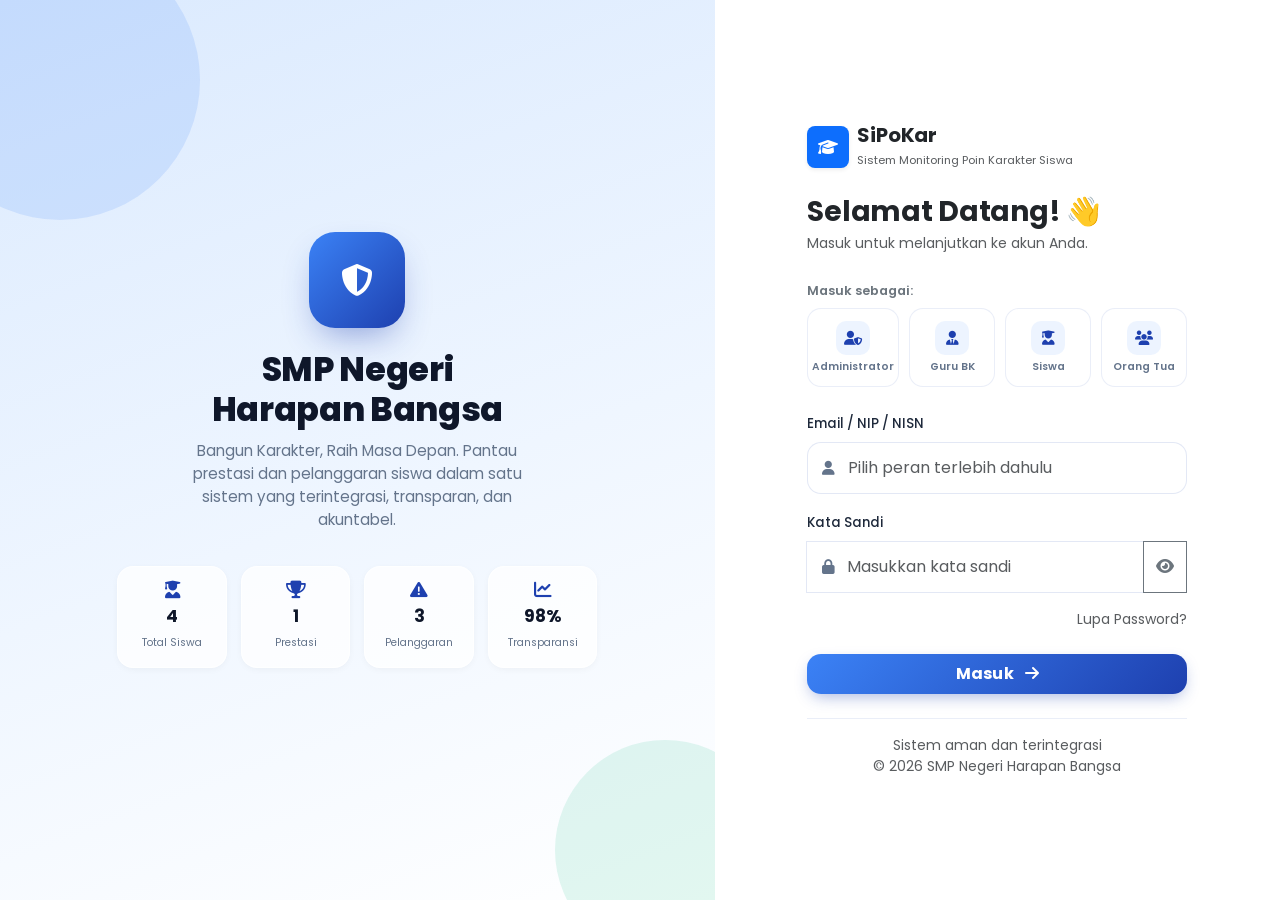
<file: sipokar-app/index.html>
<!DOCTYPE html>
<html>
<head>
    <meta http-equiv="refresh" content="0; url=login.html">
    <title>SiPoKar - Redirecting</title>
</head>
<body>
    <p>Mengalihkan otomatis ke modul gerbang akses utama, silakan tunggu... Jika tidak beralih <a href="login.html">klik di sini</a>.</p>
</body>
</html>
</file>
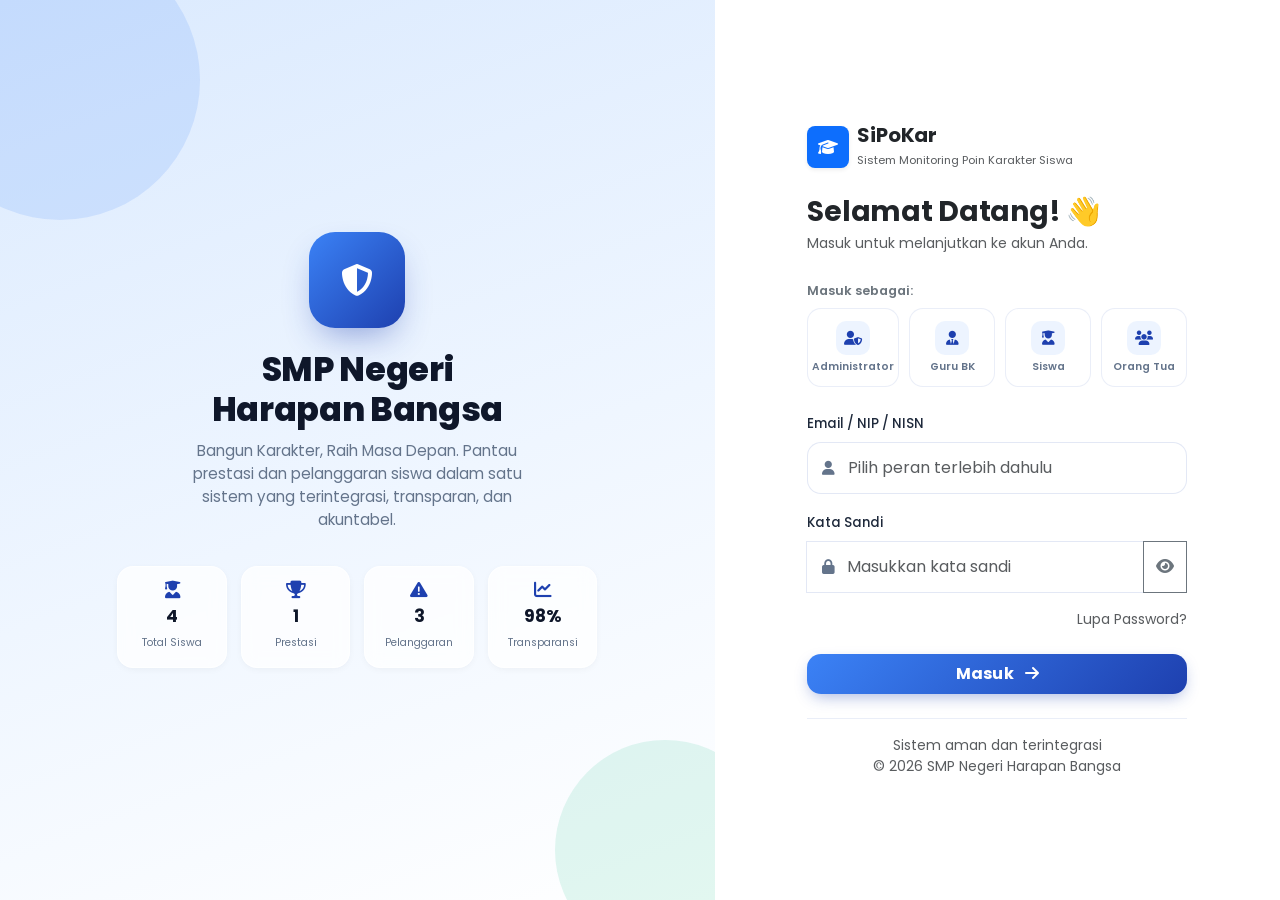
<file: sipokar-app/dashboard-admin.html>
<!DOCTYPE html>
<html lang="id">
<head>
    <meta charset="UTF-8">
    <meta name="viewport" content="width=device-width, initial-scale=1.0">
    <title>SiPoKar - Administrator Hub</title>
    <link href="https://cdn.jsdelivr.net/npm/bootstrap@5.3.0/dist/css/bootstrap.min.css" rel="stylesheet">
    <link rel="stylesheet" href="https://cdnjs.cloudflare.com/ajax/libs/font-awesome/6.4.0/css/all.min.css">
    <link rel="stylesheet" href="assets/css/style.css">
</head>
<body>
    <div class="toast-container" id="toastContainer"></div>

    <div class="d-flex">
        <!-- Sidebar Navigation -->
        <nav id="sidebar">
            <div class="sidebar-header">
                <div class="brand-mark"><i class="fa-solid fa-graduation-cap text-white"></i></div>
                <div>
                    <h4 class="fw-bold mb-0 text-white" style="font-size:1.05rem;">SiPoKar</h4>
                    <small>Administrator Hub</small>
                </div>
            </div>
            <div class="menu-section-label">Menu Utama</div>
            <ul class="list-unstyled components">
                <li class="active" id="nav-dash"><a href="#" onclick="switchAdminTab('dash')"><i class="fa-solid fa-chart-pie"></i> Dashboard</a></li>
            </ul>
            <div class="menu-section-label">Manajemen</div>
            <ul class="list-unstyled components">
                <li id="nav-student"><a href="#" onclick="switchAdminTab('student')"><i class="fa-solid fa-user-graduate"></i> Kelola Siswa</a></li>
                <li id="nav-rule"><a href="#" onclick="switchAdminTab('rule')"><i class="fa-solid fa-gavel"></i> Master Aturan Poin</a></li>
                <li id="nav-user"><a href="#" onclick="switchAdminTab('user')"><i class="fa-solid fa-users-gear"></i> Manajemen User</a></li>
                <li><a href="#" onclick="handleSessionLogout()"><i class="fa-solid fa-right-from-bracket"></i> Keluar Hub</a></li>
            </ul>
            <div class="sidebar-footer">
                <div class="sidebar-school-card">
                    <i class="fa-solid fa-school"></i>
                    <div>
                        <small>Tahun Ajaran 2025/2026</small>
                        <strong>SMP Harapan Bangsa</strong>
                    </div>
                </div>
            </div>
        </nav>

        <!-- Dynamic Content Panel Workspace -->
        <div class="flex-grow-1 p-4 app-main-content" style="max-height: 100vh; overflow-y: auto;">

            <!-- Navbar Header Tracker -->
            <div class="app-navbar d-flex justify-content-between align-items-center mb-4 fade-in-up">
                <div class="d-flex align-items-center gap-3">
                    <button type="button" class="btn btn-light" id="sidebarToggle">
                        <i class="fa-solid fa-bars"></i>
                    </button>
                    <div class="navbar-search d-none d-md-block">
                        <i class="fa-solid fa-magnifying-glass"></i>
                        <input type="text" placeholder="Cari sesuatu...">
                    </div>
                </div>
                <div class="d-flex align-items-center gap-3">
                    <div class="navbar-datetime d-none d-lg-block">
                        <strong id="navbarClock">--:--</strong>
                        <span id="navbarDate">Memuat tanggal...</span>
                    </div>
                    <div class="dropdown">
                        <button class="navbar-icon-btn" type="button" data-bs-toggle="dropdown" aria-expanded="false">
                            <i class="fa-solid fa-bell"></i>
                            <span class="ping-dot"></span>
                        </button>
                        <ul class="dropdown-menu dropdown-menu-end shadow-lg border-0 p-2" style="border-radius:14px; min-width:260px;">
                            <li class="px-2 py-1 small fw-bold text-muted text-uppercase" style="font-size:0.68rem;">Notifikasi Sistem</li>
                            <li><a class="dropdown-item rounded-3 small py-2" href="#">Pantau data terbaru pada tab Kelola Siswa</a></li>
                            <li><a class="dropdown-item rounded-3 small py-2" href="#">Cek rekam kasus pada Ringkasan Eksekutif</a></li>
                        </ul>
                    </div>
                    <div class="dropdown">
                        <div class="navbar-profile" data-bs-toggle="dropdown" aria-expanded="false">
                            <div class="avatar-initial" id="adminAvatarInitial">ZA</div>
                            <div class="profile-meta d-none d-md-block">
                                <strong id="adminGreetingLabel">Selamat Hari</strong>
                                <small>Administrator</small>
                            </div>
                            <i class="fa-solid fa-chevron-down text-muted small d-none d-md-block"></i>
                        </div>
                        <ul class="dropdown-menu dropdown-menu-end shadow-lg border-0 p-2" style="border-radius:14px;">
                            <li><a class="dropdown-item rounded-3 small py-2" href="#" onclick="handleSessionLogout()"><i class="fa-solid fa-right-from-bracket me-2"></i>Keluar Hub</a></li>
                        </ul>
                    </div>
                </div>
            </div>

            <!-- ================= TAB CONTENT: DASHBOARD SUMMARY ================= -->
            <div id="tab-dash" class="admin-panel-tab fade-in-up">
                <h3 class="fw-bold text-dark mb-4">Ringkasan Eksekutif Sistem</h3>
                <div class="row g-3 mb-4">
                    <div class="col-md-3">
                        <div class="card card-custom stat-accent p-3 bg-white text-dark fade-in-up">
                            <div class="d-flex justify-content-between align-items-start">
                                <div>
                                    <small class="text-muted text-uppercase fw-bold">Total Siswa Terdaftar</small>
                                    <h2 class="fw-bold text-primary mt-2 mb-0" id="stat-total-students">0</h2>
                                </div>
                                <div class="stat-icon-badge bg-soft-primary"><i class="fa-solid fa-user-graduate"></i></div>
                            </div>
                        </div>
                    </div>
                    <div class="col-md-3">
                        <div class="card card-custom stat-accent accent-success p-3 bg-white text-dark fade-in-up">
                            <div class="d-flex justify-content-between align-items-start">
                                <div>
                                    <small class="text-muted text-uppercase fw-bold">Butir Regulasi Poin</small>
                                    <h2 class="fw-bold text-success mt-2 mb-0" id="stat-total-rules">0</h2>
                                </div>
                                <div class="stat-icon-badge bg-soft-success"><i class="fa-solid fa-gavel"></i></div>
                            </div>
                        </div>
                    </div>
                    <div class="col-md-3">
                        <div class="card card-custom stat-accent accent-info p-3 bg-white text-dark fade-in-up">
                            <div class="d-flex justify-content-between align-items-start">
                                <div>
                                    <small class="text-muted text-uppercase fw-bold">Pengguna Aktif Sistem</small>
                                    <h2 class="fw-bold text-info mt-2 mb-0" id="stat-total-users">0</h2>
                                </div>
                                <div class="stat-icon-badge bg-soft-info"><i class="fa-solid fa-users-gear"></i></div>
                            </div>
                        </div>
                    </div>
                    <div class="col-md-3">
                        <div class="card card-custom stat-accent accent-danger p-3 bg-white text-dark fade-in-up">
                            <div class="d-flex justify-content-between align-items-start">
                                <div>
                                    <small class="text-muted text-uppercase fw-bold">Total Rekam Kasus</small>
                                    <h2 class="fw-bold text-danger mt-2 mb-0" id="stat-total-records">0</h2>
                                </div>
                                <div class="stat-icon-badge bg-soft-danger"><i class="fa-solid fa-folder-open"></i></div>
                            </div>
                        </div>
                    </div>
                </div>

                <!-- Live Monitoring Dynamic Activity Logger -->
                <div class="card card-custom p-4">
                    <h5 class="fw-bold text-dark mb-3"><i class="fa-solid fa-wave-square me-2 text-primary"></i>Log Aktivitas Pencatatan Terakhir</h5>
                    <div class="table-responsive">
                        <table class="table align-middle">
                            <thead class="table-light">
                                <tr>
                                    <th>Waktu Kejadian</th>
                                    <th>Siswa</th>
                                    <th>Kategori</th>
                                    <th>Deskripsi Pelanggaran / Prestasi</th>
                                    <th>Nilai</th>
                                    <th>Petugas Input</th>
                                </tr>
                            </thead>
                            <tbody id="adminLiveLogBody"></tbody>
                        </table>
                    </div>
                </div>
            </div>

            <!-- ================= TAB CONTENT: KELOLA SISWA (CRUD) ================= -->
            <div id="tab-student" class="admin-panel-tab fade-in-up" style="display: none;">
                <div class="d-flex justify-content-between align-items-center mb-3">
                    <h4 class="fw-bold text-dark mb-0"><i class="fa-solid fa-user-graduate me-2 text-primary"></i>Registrasi Peserta Didik</h4>
                    <button class="btn btn-primary btn-sm fw-semibold" onclick="launchStudentModal()"><i class="fa-solid fa-plus me-1"></i> Tambah Siswa Baru</button>
                </div>

                <div class="card card-custom p-3 mb-3">
                    <div class="row g-2">
                        <div class="col-md-8">
                            <input type="text" id="searchStudentInput" class="form-control" placeholder="Cari nama siswa atau NISN secara real-time..." onkeyup="renderStudentCRUDTable()">
                        </div>
                        <div class="col-md-4">
                            <select id="filterClassSelect" class="form-select" onchange="renderStudentCRUDTable()">
                                <option value="">Semua Kelas</option>
                                <option value="VII-A">Kelas VII-A</option>
                                <option value="VIII-A">Kelas VIII-A</option>
                                <option value="IX-A">Kelas IX-A</option>
                                <option value="IX-B">Kelas IX-B</option>
                            </select>
                        </div>
                    </div>
                </div>

                <div class="card card-custom p-3">
                    <div class="table-responsive">
                        <table class="table table-hover align-middle">
                            <thead class="table-light">
                                <tr>
                                    <th>NISN</th>
                                    <th>Nama Lengkap</th>
                                    <th>Rombel Kelas</th>
                                    <th>Akumulasi Skor</th>
                                    <th>Status Karakter</th>
                                    <th class="text-center">Aksi Operasional</th>
                                </tr>
                            </thead>
                            <tbody id="studentCRUDTableBody"></tbody>
                        </table>
                    </div>
                </div>
            </div>

            <!-- ================= TAB CONTENT: MASTER ATURAN POIN ================= -->
            <div id="tab-rule" class="admin-panel-tab fade-in-up" style="display: none;">
                <div class="d-flex justify-content-between align-items-center mb-3">
                    <h4 class="fw-bold text-dark mb-0"><i class="fa-solid fa-gavel me-2 text-success"></i>Konfigurasi Aturan Poin Pelanggaran & Prestasi</h4>
                    <button class="btn btn-success btn-sm fw-semibold" onclick="launchRuleModal()"><i class="fa-solid fa-plus me-1"></i> Tambah Butir Aturan</button>
                </div>
                <div class="card card-custom p-3">
                    <div class="table-responsive">
                        <table class="table table-hover align-middle">
                            <thead class="table-light">
                                <tr>
                                    <th>Kode ID</th>
                                    <th>Tipe Dokumen</th>
                                    <th>Deskripsi Butir Peraturan</th>
                                    <th>Bobot Poin</th>
                                    <th class="text-center">Aksi</th>
                                </tr>
                            </thead>
                            <tbody id="ruleCRUDTableBody"></tbody>
                        </table>
                    </div>
                </div>
            </div>

            <!-- ================= TAB CONTENT: MANAJEMEN USER ================= -->
            <div id="tab-user" class="admin-panel-tab fade-in-up" style="display: none;">
                <div class="d-flex justify-content-between align-items-center mb-3">
                    <h4 class="fw-bold text-dark mb-0"><i class="fa-solid fa-users-gear me-2 text-info"></i>Manajemen Hak Akses Pengguna</h4>
                    <button class="btn btn-info text-white btn-sm fw-semibold" onclick="launchUserModal()"><i class="fa-solid fa-plus me-1"></i> Daftarkan User Baru</button>
                </div>
                <div class="card card-custom p-3">
                    <div class="table-responsive">
                        <table class="table table-hover align-middle">
                            <thead class="table-light">
                                <tr>
                                    <th>Nama Pengguna</th>
                                    <th>Username / NISN</th>
                                    <th>Hak Akses Peran</th>
                                    <th>Kata Sandi Terdaftar</th>
                                    <th class="text-center">Aksi</th>
                                </tr>
                            </thead>
                            <tbody id="userCRUDTableBody"></tbody>
                        </table>
                    </div>
                </div>
            </div>

        </div>
    </div>

    <!-- ================= MODAL DIALOGS ENGINE AREA ================= -->
    <!-- Modal Student Form -->
    <div class="modal fade" id="studentFormModal" tabindex="-1" aria-hidden="true">
        <div class="modal-dialog modal-dialog-centered">
            <form class="modal-content" id="coreStudentForm" onsubmit="saveStudentEntity(event)" novalidate>
                <div class="modal-header">
                    <h5 class="fw-bold modal-title" id="studentModalTitle">Tambah Data Siswa</h5>
                    <button type="button" class="btn-close" data-bs-dismiss="modal"></button>
                </div>
                <div class="modal-body">
                    <input type="hidden" id="editStudentFlag">
                    <div class="mb-3">
                        <label class="form-label fw-medium">Nomor Induk Siswa Nasional (NISN)</label>
                        <input type="text" id="modalStudentNisn" class="form-control" required pattern="^[0-9]{10}$" placeholder="Contoh: 0098765431">
                        <div class="invalid-feedback">Wajib diisi berupa angka 10 digit.</div>
                    </div>
                    <div class="mb-3">
                        <label class="form-label fw-medium">Nama Lengkap Siswa</label>
                        <input type="text" id="modalStudentName" class="form-control" required placeholder="Ketik nama lengkap siswa">
                    </div>
                    <div class="mb-3">
                        <label class="form-label fw-medium">Rombongan Belajar (Kelas)</label>
                        <select id="modalStudentClass" class="form-select" required>
                            <option value="VII-A">VII-A</option>
                            <option value="VIII-A">VIII-A</option>
                            <option value="IX-A">IX-A</option>
                            <option value="IX-B">IX-B</option>
                        </select>
                    </div>
                </div>
                <div class="modal-footer">
                    <button type="button" class="btn btn-light" data-bs-dismiss="modal">Tutup</button>
                    <button type="submit" class="btn btn-primary px-4">Simpan Data</button>
                </div>
            </form>
        </div>
    </div>

    <!-- Modal Rule Form -->
    <div class="modal fade" id="ruleFormModal" tabindex="-1" aria-hidden="true">
        <div class="modal-dialog modal-dialog-centered">
            <form class="modal-content" id="coreRuleForm" onsubmit="saveRuleEntity(event)" novalidate>
                <div class="modal-header">
                    <h5 class="fw-bold modal-title" id="ruleModalTitle">Tambah Butir Peraturan</h5>
                    <button type="button" class="btn-close" data-bs-dismiss="modal"></button>
                </div>
                <div class="modal-body">
                    <input type="hidden" id="editRuleFlag">
                    <div class="mb-3">
                        <label class="form-label fw-medium">Kode Aturan</label>
                        <input type="text" id="modalRuleId" class="form-control" required placeholder="Contoh: P005 / L008">
                    </div>
                    <div class="mb-3">
                        <label class="form-label fw-medium">Kategori Aturan</label>
                        <select id="modalRuleType" class="form-select" required>
                            <option value="prestasi">Prestasi (Penambahan Poin)</option>
                            <option value="pelanggaran">Pelanggaran (Pengurangan Poin)</option>
                        </select>
                    </div>
                    <div class="mb-3">
                        <label class="form-label fw-medium">Deskripsi Butir Aturan</label>
                        <input type="text" id="modalRuleName" class="form-control" required placeholder="Ketik isi bunyi peraturan">
                    </div>
                    <div class="mb-3">
                        <label class="form-label fw-medium">Bobot Poin</label>
                        <input type="number" id="modalRulePoints" class="form-control" required min="1" placeholder="Contoh: 15">
                    </div>
                </div>
                <div class="modal-footer">
                    <button type="button" class="btn btn-light" data-bs-dismiss="modal">Tutup</button>
                    <button type="submit" class="btn btn-success px-4">Simpan Aturan</button>
                </div>
            </form>
        </div>
    </div>

    <!-- Modal User Form -->
    <div class="modal fade" id="userFormModal" tabindex="-1" aria-hidden="true">
        <div class="modal-dialog modal-dialog-centered">
            <form class="modal-content" id="coreUserForm" onsubmit="saveUserEntity(event)" novalidate>
                <div class="modal-header">
                    <h5 class="fw-bold modal-title" id="userModalTitle">Registrasi Akun Pengguna</h5>
                    <button type="button" class="btn-close" data-bs-dismiss="modal"></button>
                </div>
                <div class="modal-body">
                    <input type="hidden" id="editUserFlag">
                    <div class="mb-3">
                        <label class="form-label fw-medium">Nama Lengkap Pemilik Akun</label>
                        <input type="text" id="modalUserName" class="form-control" required placeholder="Contoh: Budi Gunawan, S.Pd">
                    </div>
                    <div class="mb-3">
                        <label class="form-label fw-medium">Username / Pengenal Masuk</label>
                        <input type="text" id="modalUserIdentifier" class="form-control" required placeholder="Ketik username login">
                    </div>
                    <div class="mb-3">
                        <label class="form-label fw-medium">Hak Peran Otoritas</label>
                        <select id="modalUserRole" class="form-select" required onchange="toggleUserRoleFields()">
                            <option value="admin">Admin Utama</option>
                            <option value="gurubk">Guru Bimbingan Konseling (BK)</option>
                            <option value="siswa">Siswa Terintegrasi</option>
                            <option value="orangtua">Orang Tua / Wali</option>
                        </select>
                    </div>
                    <div class="mb-3" id="userClassField" style="display:none;">
                        <label class="form-label fw-medium">Rombongan Belajar (Kelas)</label>
                        <select id="modalUserClass" class="form-select">
                            <option value="VII-A">VII-A</option>
                            <option value="VIII-A">VIII-A</option>
                            <option value="IX-A">IX-A</option>
                            <option value="IX-B">IX-B</option>
                        </select>
                        <div class="form-text">Otomatis membuat/memperbarui profil poin karakter siswa terkait.</div>
                    </div>
                    <div class="mb-3" id="userChildField" style="display:none;">
                        <label class="form-label fw-medium">Anak yang Diawasi (NISN)</label>
                        <select id="modalUserChildNisn" class="form-select"></select>
                    </div>
                    <div class="mb-3">
                        <label class="form-label fw-medium">Kata Sandi Rahasia</label>
                        <input type="text" id="modalUserPassword" class="form-control" required placeholder="Ketik password sandi akun">
                    </div>
                </div>
                <div class="modal-footer">
                    <button type="button" class="btn btn-light" data-bs-dismiss="modal">Tutup</button>
                    <button type="submit" class="btn btn-info text-white px-4">Simpan Akun</button>
                </div>
            </form>
        </div>
    </div>

    <script src="https://cdn.jsdelivr.net/npm/bootstrap@5.3.0/dist/js/bootstrap.bundle.min.js"></script>
    <script src="assets/js/db.js"></script>
    <script src="assets/js/main.js"></script>
    <script>
        document.addEventListener('DOMContentLoaded', () => {
            const session = JSON.parse(localStorage.getItem('sipokar_session'));
            if (!session || session.role !== 'admin') {
                window.location.href = 'login.html';
                return;
            }
            document.getElementById('adminGreetingLabel').innerText = `${getTimeGreeting()}, ${session.name}`;
            document.getElementById('adminAvatarInitial').innerText = session.initial;
            
            refreshDashboardMetrics();
            renderLiveLogTable();
        });

        function switchAdminTab(target) {
            document.querySelectorAll('.admin-panel-tab').forEach(tab => tab.style.display = 'none');
            document.querySelectorAll('#sidebar ul.components li').forEach(li => li.classList.remove('active'));
            
            document.getElementById(`tab-${target}`).style.display = 'block';
            document.getElementById(`nav-${target}`).classList.add('active');

            if (target === 'dash') { refreshDashboardMetrics(); renderLiveLogTable(); }
            else if (target === 'student') { renderStudentCRUDTable(); }
            else if (target === 'rule') { renderRuleCRUDTable(); }
            else if (target === 'user') { renderUserCRUDTable(); }
        }

        function refreshDashboardMetrics() {
            const s = JSON.parse(localStorage.getItem('sipokar_students')) || [];
            const r = JSON.parse(localStorage.getItem('sipokar_rules')) || [];
            const u = JSON.parse(localStorage.getItem('sipokar_users')) || [];
            const rec = JSON.parse(localStorage.getItem('sipokar_records')) || [];

            document.getElementById('stat-total-students').innerText = s.length;
            document.getElementById('stat-total-rules').innerText = r.length;
            document.getElementById('stat-total-users').innerText = u.length;
            document.getElementById('stat-total-records').innerText = rec.length;
        }

        function renderLiveLogTable() {
            const records = JSON.parse(localStorage.getItem('sipokar_records')) || [];
            const students = JSON.parse(localStorage.getItem('sipokar_students')) || [];
            const tbody = document.getElementById('adminLiveLogBody');
            
            tbody.innerHTML = records.slice(-5).reverse().map(rec => {
                const stu = students.find(s => s.nisn === rec.nisn);
                return `<tr>
                    <td class="fw-medium">${rec.date}</td>
                    <td><div class="fw-bold">${stu ? stu.name : 'Data Terhapus'}</div><small class="text-muted">NISN: ${rec.nisn}</small></td>
                    <td><span class="badge ${rec.type === 'prestasi' ? 'bg-success' : 'bg-danger'}">${rec.type.toUpperCase()}</span></td>
                    <td><div class="fw-medium">${rec.ruleName}</div><small class="text-muted">${rec.note}</small></td>
                    <td class="fw-bold ${rec.type === 'prestasi' ? 'text-success' : 'text-danger'}">${rec.type === 'prestasi' ? '+' : '-'}${rec.points}</td>
                    <td><small class="text-secondary">${rec.inputBy}</small></td>
                </tr>`;
            }).join('');
        }

        // ================= CRUD ENGINES: SISWA =================
        function renderStudentCRUDTable() {
            const students = JSON.parse(localStorage.getItem('sipokar_students')) || [];
            const search = document.getElementById('searchStudentInput').value.toLowerCase();
            const classFilter = document.getElementById('filterClassSelect').value;
            const tbody = document.getElementById('studentCRUDTableBody');

            let filtered = students.filter(s => {
                const matchSearch = s.name.toLowerCase().includes(search) || s.nisn.includes(search);
                const matchClass = classFilter === '' || s.class === classFilter;
                return matchSearch && matchClass;
            });

            tbody.innerHTML = filtered.map(s => `
                <tr>
                    <td class="fw-medium">${s.nisn}</td>
                    <td class="fw-bold text-dark">${s.name}</td>
                    <td><span class="badge bg-light text-dark border px-2 py-1.5">${s.class}</span></td>
                    <td class="fw-bold text-primary">${s.points} Poin</td>
                    <td><span class="badge ${getStatusBadgeClass(s.status)}">${s.status}</span></td>
                    <td class="text-center">
                        <button class="btn btn-sm btn-outline-secondary me-1" onclick="loadEditStudent('${s.nisn}')"><i class="fa-solid fa-user-pen"></i></button>
                        <button class="btn btn-sm btn-outline-danger" onclick="deleteStudentEntity('${s.nisn}')"><i class="fa-solid fa-trash-can"></i></button>
                    </td>
                </tr>
            `).join('');
        }

        function launchStudentModal() {
            document.getElementById('coreStudentForm').reset();
            document.getElementById('coreStudentForm').classList.remove('was-validated');
            document.getElementById('editStudentFlag').value = '';
            document.getElementById('modalStudentNisn').disabled = false;
            document.getElementById('studentModalTitle').innerText = 'Tambah Data Siswa';
            new bootstrap.Modal(document.getElementById('studentFormModal')).show();
        }

        function loadEditStudent(nisn) {
            const students = JSON.parse(localStorage.getItem('sipokar_students')) || [];
            const s = students.find(item => item.nisn === nisn);
            if (s) {
                document.getElementById('editStudentFlag').value = s.nisn;
                document.getElementById('modalStudentNisn').value = s.nisn;
                document.getElementById('modalStudentNisn').disabled = true;
                document.getElementById('modalStudentName').value = s.name;
                document.getElementById('modalStudentClass').value = s.class;
                document.getElementById('studentModalTitle').innerText = 'Ubah Berkas Siswa';
                new bootstrap.Modal(document.getElementById('studentFormModal')).show();
            }
        }

        function saveStudentEntity(e) {
            e.preventDefault();
            const form = document.getElementById('coreStudentForm');
            if (!form.checkValidity()) { form.classList.add('was-validated'); return; }

            let students = JSON.parse(localStorage.getItem('sipokar_students')) || [];
            const flag = document.getElementById('editStudentFlag').value;
            const nisn = document.getElementById('modalStudentNisn').value;
            const name = document.getElementById('modalStudentName').value;
            const cls = document.getElementById('modalStudentClass').value;

            let users = JSON.parse(localStorage.getItem('sipokar_users')) || [];

            if (flag === '') {
                // Insert Mode
                if(students.some(item => item.nisn === nisn)) {
                    showToastNotification('Gagal! Kode NISN sudah terdaftar dalam pangkalan data.', 'danger');
                    return;
                }
                students.push({ nisn, name, class: cls, points: 100, status: calculateCharacterStatus(100) });

                // SYNC: otomatis buat akun login siswa jika belum ada di Manajemen User
                if (!users.some(u => u.nisn === nisn)) {
                    const initial = name.split(' ').map(n => n[0]).join('').substring(0, 2).toUpperCase();
                    users.push({ nisn, password: 'siswa123', name, role: 'siswa', initial });
                    localStorage.setItem('sipokar_users', JSON.stringify(users));
                    showToastNotification(`Siswa baru berhasil diregistrasikan. Akun login otomatis dibuat (NISN: ${nisn} / Password: siswa123).`, 'success');
                } else {
                    showToastNotification('Siswa baru berhasil diregistrasikan.', 'success');
                }
            } else {
                // Update Mode
                const idx = students.findIndex(item => item.nisn === flag);
                if (idx !== -1) {
                    students[idx].name = name;
                    students[idx].class = cls;
                    showToastNotification('Berkas data siswa berhasil diperbarui.', 'success');
                }

                // SYNC: samakan nama di akun Manajemen User terkait
                const uIdx = users.findIndex(u => u.nisn === flag);
                if (uIdx !== -1) {
                    users[uIdx].name = name;
                    users[uIdx].initial = name.split(' ').map(n => n[0]).join('').substring(0, 2).toUpperCase();
                    localStorage.setItem('sipokar_users', JSON.stringify(users));
                }
            }

            localStorage.setItem('sipokar_students', JSON.stringify(students));
            bootstrap.Modal.getInstance(document.getElementById('studentFormModal')).hide();
            renderStudentCRUDTable();
        }

        function deleteStudentEntity(nisn) {
            if (confirm('Apakah Anda yakin ingin menghapus siswa ini secara permanen dari sistem? Akun login, riwayat poin, dan tautan data orang tua terkait akan ikut terhapus.')) {
                let students = JSON.parse(localStorage.getItem('sipokar_students')) || [];
                students = students.filter(s => s.nisn !== nisn);
                localStorage.setItem('sipokar_students', JSON.stringify(students));

                // SYNC: cascade hapus akun login siswa & riwayat rekam poin terkait
                let users = JSON.parse(localStorage.getItem('sipokar_users')) || [];
                users = users.filter(u => u.nisn !== nisn);
                localStorage.setItem('sipokar_users', JSON.stringify(users));

                let records = JSON.parse(localStorage.getItem('sipokar_records')) || [];
                records = records.filter(r => r.nisn !== nisn);
                localStorage.setItem('sipokar_records', JSON.stringify(records));

                showToastNotification('Siswa beserta akun login dan riwayat poin terkait berhasil dihapus.', 'success');
                renderStudentCRUDTable();
            }
        }

        // ================= CRUD ENGINES: MASTER ATURAN POIN =================
        function renderRuleCRUDTable() {
            const rules = JSON.parse(localStorage.getItem('sipokar_rules')) || [];
            const tbody = document.getElementById('ruleCRUDTableBody');
            tbody.innerHTML = rules.map(r => `
                <tr>
                    <td class="fw-bold">${r.id}</td>
                    <td><span class="badge ${r.type === 'prestasi' ? 'bg-success' : 'bg-danger'}">${r.type.toUpperCase()}</span></td>
                    <td class="fw-medium">${r.name}</td>
                    <td class="fw-bold">${r.points} Poin</td>
                    <td class="text-center">
                        <button class="btn btn-sm btn-outline-secondary me-1" onclick="loadEditRule('${r.id}')"><i class="fa-solid fa-pen-to-square"></i></button>
                        <button class="btn btn-sm btn-outline-danger" onclick="deleteRuleEntity('${r.id}')"><i class="fa-solid fa-trash-can"></i></button>
                    </td>
                </tr>
            `).join('');
        }

        function launchRuleModal() {
            document.getElementById('coreRuleForm').reset();
            document.getElementById('coreRuleForm').classList.remove('was-validated');
            document.getElementById('editRuleFlag').value = '';
            document.getElementById('modalRuleId').disabled = false;
            document.getElementById('ruleModalTitle').innerText = 'Tambah Butir Aturan';
            new bootstrap.Modal(document.getElementById('ruleFormModal')).show();
        }

        function loadEditRule(id) {
            const rules = JSON.parse(localStorage.getItem('sipokar_rules')) || [];
            const r = rules.find(item => item.id === id);
            if (r) {
                document.getElementById('editRuleFlag').value = r.id;
                document.getElementById('modalRuleId').value = r.id;
                document.getElementById('modalRuleId').disabled = true;
                document.getElementById('modalRuleType').value = r.type;
                document.getElementById('modalRuleName').value = r.name;
                document.getElementById('modalRulePoints').value = r.points;
                document.getElementById('ruleModalTitle').innerText = 'Ubah Regulasi Poin';
                new bootstrap.Modal(document.getElementById('ruleFormModal')).show();
            }
        }

        function saveRuleEntity(e) {
            e.preventDefault();
            const form = document.getElementById('coreRuleForm');
            if (!form.checkValidity()) { form.classList.add('was-validated'); return; }

            let rules = JSON.parse(localStorage.getItem('sipokar_rules')) || [];
            const flag = document.getElementById('editRuleFlag').value;
            const id = document.getElementById('modalRuleId').value;
            const type = document.getElementById('modalRuleType').value;
            const name = document.getElementById('modalRuleName').value;
            const pts = parseInt(document.getElementById('modalRulePoints').value);

            if (flag === '') {
                if(rules.some(item => item.id === id)) {
                    showToastNotification('Kode ID Aturan sudah terpakai.', 'danger'); return;
                }
                rules.push({ id, type, name, points: pts });
                showToastNotification('Butir regulasi berhasil ditambahkan ke sistem.', 'success');
            } else {
                const idx = rules.findIndex(item => item.id === flag);
                if (idx !== -1) {
                    rules[idx].type = type;
                    rules[idx].name = name;
                    rules[idx].points = pts;
                    showToastNotification('Butir aturan berhasil dikonfigurasi ulang.', 'success');
                }
            }
            localStorage.setItem('sipokar_rules', JSON.stringify(rules));
            bootstrap.Modal.getInstance(document.getElementById('ruleFormModal')).hide();
            renderRuleCRUDTable();
        }

        function deleteRuleEntity(id) {
            if(confirm('Hapus butir regulasi poin ini?')) {
                let rules = JSON.parse(localStorage.getItem('sipokar_rules')) || [];
                rules = rules.filter(item => item.id !== id);
                localStorage.setItem('sipokar_rules', JSON.stringify(rules));
                showToastNotification('Aturan berhasil dimusnahkan.', 'success');
                renderRuleCRUDTable();
            }
        }

        // ================= CRUD ENGINES: MANAJEMEN USER =================
        function renderUserCRUDTable() {
            const users = JSON.parse(localStorage.getItem('sipokar_users')) || [];
            const tbody = document.getElementById('userCRUDTableBody');
            tbody.innerHTML = users.map(u => `
                <tr>
                    <td class="fw-bold">${u.name}</td>
                    <td class="fw-medium text-secondary">${u.username || u.nisn}</td>
                    <td><span class="badge bg-secondary text-capitalize">${u.role}</span></td>
                    <td><code>${u.password}</code></td>
                    <td class="text-center">
                        <button class="btn btn-sm btn-outline-secondary me-1" onclick="loadEditUser('${u.username || u.nisn}')"><i class="fa-solid fa-pen-to-square"></i></button>
                        <button class="btn btn-sm btn-outline-danger" onclick="deleteUserEntity('${u.username || u.nisn}')"><i class="fa-solid fa-user-minus"></i></button>
                    </td>
                </tr>
            `).join('');
        }

        // Menampilkan/menyembunyikan field Kelas (siswa) atau Anak Terhubung (ortu) sesuai peran dipilih
        function toggleUserRoleFields() {
            const role = document.getElementById('modalUserRole').value;
            document.getElementById('userClassField').style.display = (role === 'siswa') ? 'block' : 'none';
            document.getElementById('userChildField').style.display = (role === 'orangtua') ? 'block' : 'none';

            if (role === 'orangtua') {
                const students = JSON.parse(localStorage.getItem('sipokar_students')) || [];
                const sel = document.getElementById('modalUserChildNisn');
                sel.innerHTML = students.map(s => `<option value="${s.nisn}">${s.name} (${s.nisn} - ${s.class})</option>`).join('');
            }
        }

        function launchUserModal() {
            document.getElementById('coreUserForm').reset();
            document.getElementById('coreUserForm').classList.remove('was-validated');
            document.getElementById('editUserFlag').value = '';
            document.getElementById('modalUserIdentifier').disabled = false;
            document.getElementById('userModalTitle').innerText = 'Registrasi Akun Pengguna';
            toggleUserRoleFields();
            new bootstrap.Modal(document.getElementById('userFormModal')).show();
        }

        function loadEditUser(ident) {
            const users = JSON.parse(localStorage.getItem('sipokar_users')) || [];
            const u = users.find(item => (item.username === ident || item.nisn === ident));
            if (!u) return;

            document.getElementById('coreUserForm').reset();
            document.getElementById('coreUserForm').classList.remove('was-validated');
            document.getElementById('editUserFlag').value = ident;
            document.getElementById('modalUserName').value = u.name;
            document.getElementById('modalUserIdentifier').value = u.username || u.nisn;
            document.getElementById('modalUserIdentifier').disabled = true; // identitas tidak boleh diubah agar relasi data tetap konsisten
            document.getElementById('modalUserRole').value = u.role;
            document.getElementById('modalUserPassword').value = u.password;
            toggleUserRoleFields();

            if (u.role === 'siswa') {
                const students = JSON.parse(localStorage.getItem('sipokar_students')) || [];
                const s = students.find(item => item.nisn === u.nisn);
                if (s) document.getElementById('modalUserClass').value = s.class;
            } else if (u.role === 'orangtua') {
                document.getElementById('modalUserChildNisn').value = u.targetNisn || '';
            }

            document.getElementById('userModalTitle').innerText = 'Ubah Akun Pengguna';
            new bootstrap.Modal(document.getElementById('userFormModal')).show();
        }

        function saveUserEntity(e) {
            e.preventDefault();
            const form = document.getElementById('coreUserForm');
            if(!form.checkValidity()) { form.classList.add('was-validated'); return; }

            let users = JSON.parse(localStorage.getItem('sipokar_users')) || [];
            let students = JSON.parse(localStorage.getItem('sipokar_students')) || [];
            const flag = document.getElementById('editUserFlag').value;
            const name = document.getElementById('modalUserName').value;
            const ident = document.getElementById('modalUserIdentifier').value;
            const role = document.getElementById('modalUserRole').value;
            const pwd = document.getElementById('modalUserPassword').value;
            const initial = name.split(' ').map(n => n[0]).join('').substring(0,2).toUpperCase();

            if (flag === '') {
                // Insert Mode — cek duplikasi identitas
                if (users.some(u => (u.username === ident || u.nisn === ident))) {
                    showToastNotification('Gagal! Username/NISN sudah terdaftar sebagai akun lain.', 'danger');
                    return;
                }

                let newUser = { name, password: pwd, role, initial };
                if (role === 'siswa') {
                    if (!/^[0-9]{10}$/.test(ident)) {
                        showToastNotification('NISN siswa wajib berupa 10 digit angka.', 'danger');
                        return;
                    }
                    newUser.nisn = ident;
                    // SYNC: otomatis buat profil poin siswa jika belum ada di Kelola Siswa
                    if (!students.some(s => s.nisn === ident)) {
                        const cls = document.getElementById('modalUserClass').value;
                        students.push({ nisn: ident, name, class: cls, points: 100, status: calculateCharacterStatus(100) });
                        localStorage.setItem('sipokar_students', JSON.stringify(students));
                    }
                } else {
                    newUser.username = ident;
                    if (role === 'orangtua') {
                        newUser.targetNisn = document.getElementById('modalUserChildNisn').value;
                    }
                }

                users.push(newUser);
                showToastNotification('Pengguna akses baru berhasil diaktifkan dan tersinkron ke seluruh dashboard.', 'success');
            } else {
                // Update Mode
                const idx = users.findIndex(u => (u.username === flag || u.nisn === flag));
                if (idx !== -1) {
                    users[idx].name = name;
                    users[idx].password = pwd;
                    users[idx].initial = initial;
                    if (users[idx].role === 'orangtua') {
                        users[idx].targetNisn = document.getElementById('modalUserChildNisn').value;
                    }

                    // SYNC: perbarui nama profil siswa terkait bila peran siswa
                    if (users[idx].role === 'siswa') {
                        const sIdx = students.findIndex(s => s.nisn === users[idx].nisn);
                        const cls = document.getElementById('modalUserClass').value;
                        if (sIdx !== -1) {
                            students[sIdx].name = name;
                            students[sIdx].class = cls;
                            localStorage.setItem('sipokar_students', JSON.stringify(students));
                        }
                    }
                    showToastNotification('Data akun pengguna berhasil diperbarui.', 'success');
                }
            }

            localStorage.setItem('sipokar_users', JSON.stringify(users));
            bootstrap.Modal.getInstance(document.getElementById('userFormModal')).hide();
            renderUserCRUDTable();
        }

        function deleteUserEntity(ident) {
            if(confirm('Cabut akses login pengguna ini? Jika berperan sebagai siswa, profil poin karakter dan riwayatnya akan ikut terhapus.')) {
                let users = JSON.parse(localStorage.getItem('sipokar_users')) || [];
                const target = users.find(u => (u.username === ident || u.nisn === ident));
                users = users.filter(u => (u.username !== ident && u.nisn !== ident));
                localStorage.setItem('sipokar_users', JSON.stringify(users));

                // SYNC: cascade hapus profil siswa & riwayat rekam poin bila peran siswa
                if (target && target.role === 'siswa') {
                    let students = JSON.parse(localStorage.getItem('sipokar_students')) || [];
                    students = students.filter(s => s.nisn !== target.nisn);
                    localStorage.setItem('sipokar_students', JSON.stringify(students));

                    let records = JSON.parse(localStorage.getItem('sipokar_records')) || [];
                    records = records.filter(r => r.nisn !== target.nisn);
                    localStorage.setItem('sipokar_records', JSON.stringify(records));
                }

                showToastNotification('Akses pengguna berhasil dicabut.', 'success');
                renderUserCRUDTable();
                if (document.getElementById('tab-student').style.display !== 'none') renderStudentCRUDTable();
            }
        }
    </script>
</body>
</html>
</file>
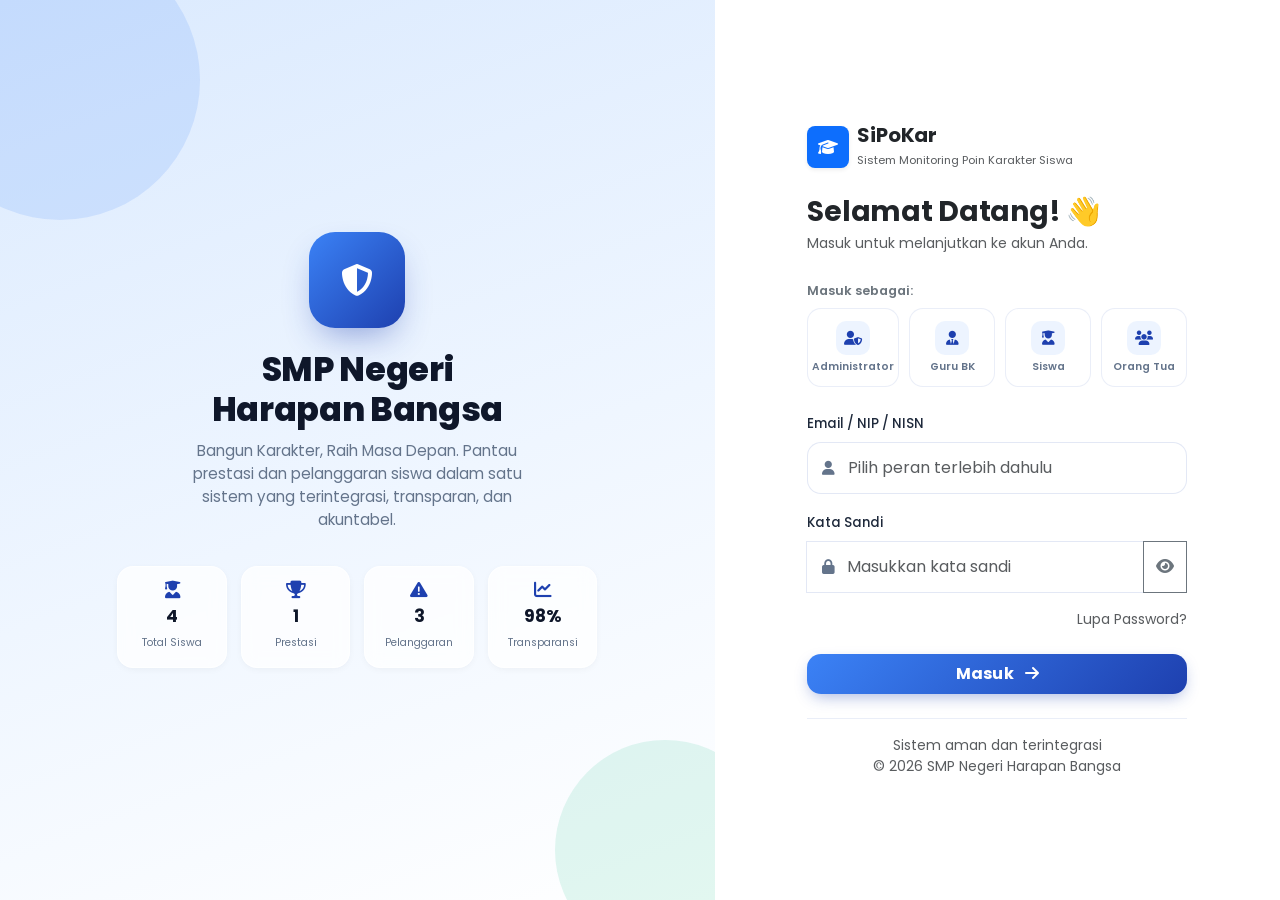
<file: sipokar-app/dashboard-orangtua-del.html>
<!DOCTYPE html>
<html lang="id">
<head>
    <meta charset="UTF-8">
    <meta name="viewport" content="width=device-width, initial-scale=1.0">
    <title>SiPoKar - Portal Monitoring Wali Murid</title>
    <link href="https://cdn.jsdelivr.net/npm/bootstrap@5.3.0/dist/css/bootstrap.min.css" rel="stylesheet">
    <link rel="stylesheet" href="https://cdnjs.cloudflare.com/ajax/libs/font-awesome/6.4.0/css/all.min.css">
    <link rel="stylesheet" href="assets/css/style.css">
</head>
<body>
    <div class="d-flex">
        <!-- Sidebar Workspace Navigation -->
        <nav id="sidebar">
            <div class="sidebar-header">
                <div class="brand-mark"><i class="fa-solid fa-graduation-cap text-white"></i></div>
                <div>
                    <h4 class="fw-bold mb-0 text-white" style="font-size:1.05rem;">SiPoKar</h4>
                    <small>Portal Orang Tua</small>
                </div>
            </div>
            <div class="menu-section-label">Menu Utama</div>
            <ul class="list-unstyled components">
                <li class="active"><a href="dashboard-orangtua.html"><i class="fa-solid fa-users"></i> Perkembangan Anak</a></li>
                <li><a href="#" onclick="handleSessionLogout()"><i class="fa-solid fa-right-from-bracket"></i> Keluar Portal</a></li>
            </ul>
            <div class="sidebar-footer">
                <div class="sidebar-school-card">
                    <i class="fa-solid fa-school"></i>
                    <div>
                        <small>Tahun Ajaran 2025/2026</small>
                        <strong>SMP Harapan Bangsa</strong>
                    </div>
                </div>
            </div>
        </nav>

        <!-- Main Content Area -->
        <div class="flex-grow-1 p-4 app-main-content" style="max-height: 100vh; overflow-y: auto;">

            <!-- Navbar Header Tracker -->
            <div class="app-navbar d-flex justify-content-between align-items-center mb-4 fade-in-up">
                <div class="d-flex align-items-center gap-3">
                    <button type="button" class="btn btn-light" id="sidebarToggle">
                        <i class="fa-solid fa-bars"></i>
                    </button>
                    <div class="navbar-search d-none d-md-block">
                        <i class="fa-solid fa-magnifying-glass"></i>
                        <input type="text" placeholder="Cari sesuatu...">
                    </div>
                </div>
                <div class="d-flex align-items-center gap-3">
                    <div class="navbar-datetime d-none d-lg-block">
                        <strong id="navbarClock">--:--</strong>
                        <span id="navbarDate">Memuat tanggal...</span>
                    </div>
                    <button class="navbar-icon-btn" type="button">
                        <i class="fa-solid fa-bell"></i>
                        <span class="ping-dot"></span>
                    </button>
                    <div class="navbar-profile">
                        <div class="avatar-initial" id="ortuAvatarInitial">BP</div>
                        <div class="profile-meta d-none d-md-block">
                            <strong id="ortuGreetingLabel">Selamat Hari</strong>
                            <small>Orang Tua</small>
                        </div>
                    </div>
                </div>
            </div>

            <!-- Profile Target Child Identity Dashboard Banner -->
            <div class="card card-custom p-4 bg-white border-0 shadow-sm mb-4">
                <div class="d-flex align-items-center">
                    <div class="p-3 rounded-4 bg-primary text-white me-3">
                        <i class="fa-solid fa-id-card fa-xl"></i>
                    </div>
                    <div>
                        <small class="text-muted text-uppercase fw-bold">Peserta Didik dalam Pengawasan Anda:</small>
                        <h4 class="fw-bold text-dark mb-0" id="childIdentityLabel">Nama Anak (Kelas)</h4>
                    </div>
                </div>
            </div>

            <!-- Core Information Widgets -->
            <div class="row g-3 mb-4">
                <div class="col-md-4">
                    <div class="card card-custom p-4 text-center bg-white h-100 justify-content-center">
                        <small class="text-muted text-uppercase fw-bold">Skor Karakter Aktual Anak</small>
                        <h1 class="display-3 fw-bold text-primary my-2" id="childPointsWidget">100</h1>
                        <div><span class="badge px-3 py-2 fs-6" id="childStatusWidget">Memuat</span></div>
                    </div>
                </div>
                <div class="col-md-8">
                    <div class="card card-custom p-4 bg-white h-100 justify-content-between">
                        <div>
                            <h5 class="fw-bold mb-2"><i class="fa-solid fa-handshake-angle text-info me-2"></i>Rekomendasi Sinergi Orang Tua</h5>
                            <p class="text-secondary lh-base mb-0 fs-6" id="childGuidanceNarrative">Memuat saran...</p>
                        </div>
                        <div id="childProgressWrap" class="mt-3">
                            <div class="d-flex justify-content-between small mb-1">
                                <span class="text-muted fw-medium" id="childProgressLabel">Progres menuju status berikutnya</span>
                                <span class="fw-bold text-primary" id="childProgressPercent">0%</span>
                            </div>
                            <div class="progress" style="height: 10px; border-radius: 20px;">
                                <div class="progress-bar bg-primary" id="childProgressBar" role="progressbar" style="width: 0%; border-radius: 20px;"></div>
                            </div>
                        </div>
                        <hr class="text-muted my-3">
                        <div class="row text-center">
                            <div class="col-6 border-end">
                                <small class="text-muted d-block mb-1">Prestasi yang Diraih</small>
                                <span class="fw-bold text-success fs-5" id="childCountPrestasi">0 Item</span>
                            </div>
                            <div class="col-6">
                                <small class="text-muted d-block mb-1">Pelanggaran Tercatat</small>
                                <span class="fw-bold text-danger fs-5" id="childCountPelanggaran">0 Kasus</span>
                            </div>
                        </div>
                    </div>
                </div>
            </div>

            <!-- Historical Personal Tables Log -->
            <div class="card card-custom p-4 bg-white">
                <div class="d-flex justify-content-between align-items-center mb-3">
                    <h5 class="fw-bold text-dark mb-0"><i class="fa-solid fa-clock-history text-primary me-2"></i>Lembar Transparansi Log Aktivitas Anak</h5>
                    <button class="btn btn-sm btn-outline-danger" onclick="alert('Simulasi download dokumen PDF resmi berhasil dikirim ke email terdaftar.')">
                        <i class="fa-solid fa-file-pdf me-1"></i> Unduh Laporan Resmi
                    </button>
                </div>
                <div class="table-responsive">
                    <table class="table align-middle table-hover">
                        <thead class="table-light">
                            <tr>
                                <th>Tanggal Lapor</th>
                                <th>Kategori Sifat</th>
                                <th>Uraian Peraturan Karakter</th>
                                <th>Bobot Nilai</th>
                                <th>Aparatur Pelapor</th>
                            </tr>
                        </thead>
                        <tbody id="childHistoryLogBody"></tbody>
                    </table>
                </div>
            </div>

        </div>
    </div>

    <script src="assets/js/db.js"></script>
    <script src="assets/js/main.js"></script>
    <script>
        document.addEventListener('DOMContentLoaded', () => {
            const session = JSON.parse(localStorage.getItem('sipokar_session'));
            if (!session || session.role !== 'orangtua') {
                window.location.href = 'login.html';
                return;
            }
            document.getElementById('ortuGreetingLabel').innerText = `${getTimeGreeting()}, Bp/Ibu ${session.name}`;
            document.getElementById('ortuAvatarInitial').innerText = session.initial;

            buildOrangtuaPortal(session.targetNisn);
        });

        function buildOrangtuaPortal(targetNisn) {
            const students = JSON.parse(localStorage.getItem('sipokar_students')) || [];
            const child = students.find(s => s.nisn === targetNisn);
            const records = JSON.parse(localStorage.getItem('sipokar_records')) || [];
            const childRecords = records.filter(r => r.nisn === targetNisn);

            if(child) {
                document.getElementById('childIdentityLabel').innerText = `${child.name} — Rombel Kelas ${child.class}`;
                document.getElementById('childPointsWidget').innerText = child.points;
                
                const badge = document.getElementById('childStatusWidget');
                badge.innerText = child.status;
                badge.className = `badge px-3 py-2 fs-6 ${getStatusBadgeClass(child.status)}`;

                const narrative = document.getElementById('childGuidanceNarrative');
                if(child.points >= 140) narrative.innerText = 'Putra/putri Anda menunjukkan keteladanan budi pekerti yang luar biasa luhur di sekolah. Kami sangat mengapresiasi pola asuh positif Bapak/Ibu di rumah.';
                else if(child.points >= 100) narrative.innerText = 'Perkembangan kepribadian anak sangat bagus dan taat pada seluruh tata tertib sekolah. Berikan apresiasi pujian kecil di rumah agar motivasi belajarnya konsisten.';
                else if(child.points >= 75) narrative.innerText = 'Skor anak dalam batas normal normatif. Tetap ingatkan anak secara berkala untuk bijak memilih pergaulan sebaya di luar jam sekolah.';
                else narrative.innerText = 'Perhatian Khusus: Terjadi penurunan drastis pada indeks poin karakter putra/putri Anda akibat pelanggaran tertulis. Dimohon kerja sama Bapak/Ibu untuk meluangkan waktu berdiskusi mendalam bersama kami di ruang BK.';

                // Widget progres menuju status berikutnya
                const info = getNextStatusInfo(child.points);
                const progLabel = document.getElementById('childProgressLabel');
                const progPercent = document.getElementById('childProgressPercent');
                const progBar = document.getElementById('childProgressBar');
                if (info.nextStatus) {
                    progLabel.innerText = `Butuh ${info.pointsNeeded} poin lagi menuju status "${info.nextStatus}"`;
                } else {
                    progLabel.innerText = 'Ananda telah mencapai status karakter tertinggi: Teladan';
                }
                progPercent.innerText = `${info.percent}%`;
                progBar.style.width = `${info.percent}%`;
            } else {
                document.getElementById('childIdentityLabel').innerText = 'Data anak tidak ditemukan';
                document.getElementById('childGuidanceNarrative').innerText = 'Profil anak belum tersedia atau telah dihapus dari sistem. Silakan hubungi pihak sekolah.';
            }

            const pCount = childRecords.filter(r => r.type === 'prestasi').length;
            const lCount = childRecords.filter(r => r.type === 'pelanggaran').length;
            document.getElementById('childCountPrestasi').innerText = `${pCount} Penghargaan`;
            document.getElementById('childCountPelanggaran').innerText = `${lCount} Pelanggaran`;

            // Table Builder
            const tbody = document.getElementById('childHistoryLogBody');
            if(childRecords.length === 0) {
                tbody.innerHTML = `<tr><td colspan="5" class="text-center py-4 text-muted">Belum ada rekam mutasi tindakan karakter yang tercatat.</td></tr>`;
            } else {
                tbody.innerHTML = childRecords.reverse().map(r => `
                    <tr class="fade-in-up">
                        <td class="fw-medium">${r.date}</td>
                        <td><span class="badge ${r.type==='prestasi'?'bg-success':'bg-danger'}">${r.type.toUpperCase()}</span></td>
                        <td><div class="fw-bold">${r.ruleName}</div><small class="text-muted">${r.note}</small></td>
                        <td class="fw-bold ${r.type==='prestasi'?'text-success':'text-danger'}">${r.type==='prestasi'?'+':'-'}${r.points}</td>
                        <td><small class="text-secondary">${r.inputBy}</small></td>
                    </tr>
                `).join('');
            }
        }
    </script>
</body>
</html>
</file>
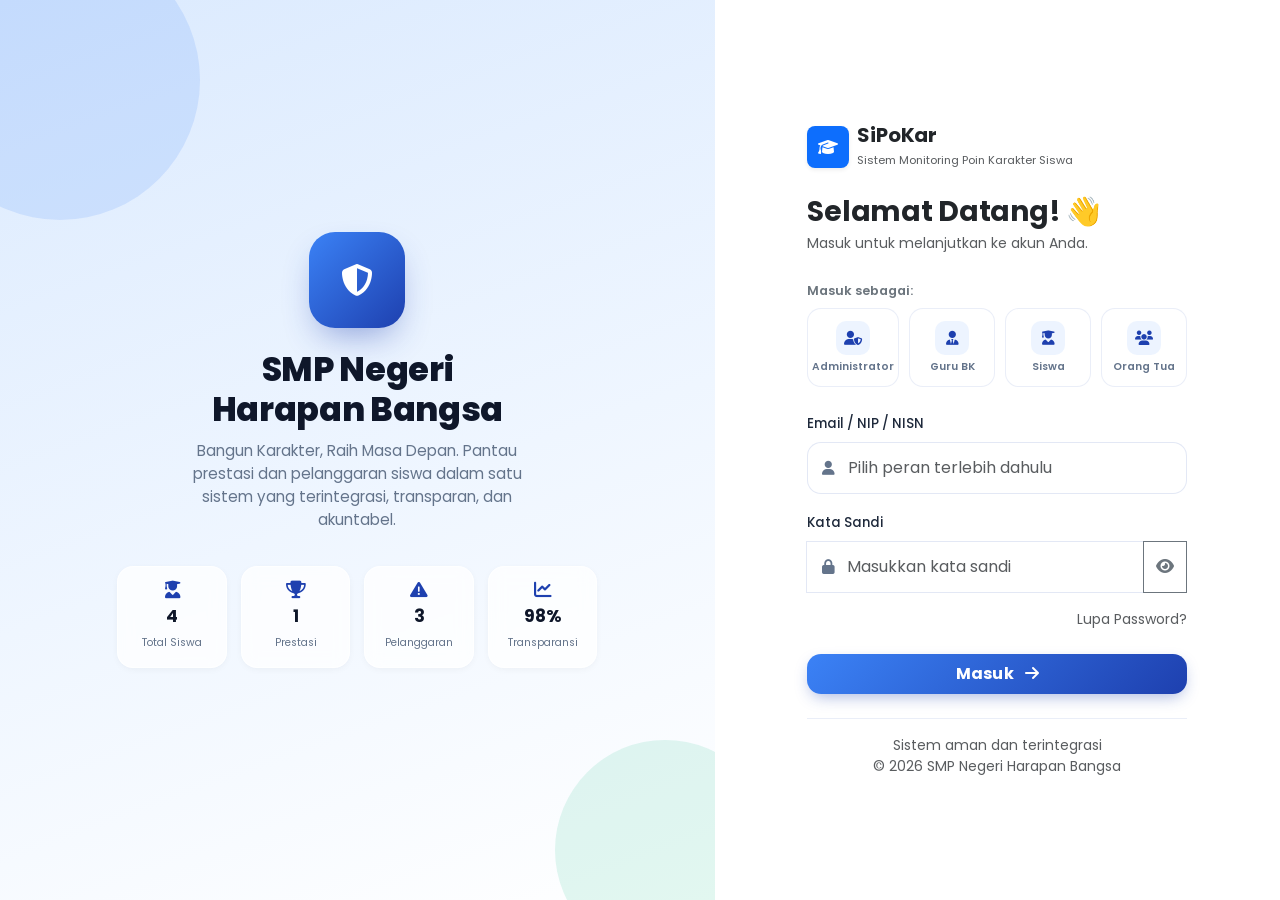
<file: sipokar-app/login.html>
<!DOCTYPE html>
<html lang="id">
<head>
    <meta charset="UTF-8">
    <meta name="viewport" content="width=device-width, initial-scale=1.0">
    <title>SiPoKar - Sistem Masuk Kendali</title>
    <link href="https://cdn.jsdelivr.net/npm/bootstrap@5.3.0/dist/css/bootstrap.min.css" rel="stylesheet">
    <link rel="stylesheet" href="https://cdnjs.cloudflare.com/ajax/libs/font-awesome/6.4.0/css/all.min.css">
    <link rel="stylesheet" href="assets/css/style.css">
</head>
<body>

    <div class="toast-container" id="toastContainer"></div>

    <div class="login-shell">
        <!-- ================= PANEL KIRI: BRANDING SEKOLAH ================= -->
        <div class="login-brand-panel">
            <div class="login-brand-shield fade-in-up">
                <i class="fa-solid fa-shield-halved fa-2x text-white"></i>
            </div>
            <h1 class="fade-in-up">SMP Negeri<br>Harapan Bangsa</h1>
            <p class="lead-copy fade-in-up">Bangun Karakter, Raih Masa Depan. Pantau prestasi dan pelanggaran siswa dalam satu sistem yang terintegrasi, transparan, dan akuntabel.</p>

            <div class="login-stat-grid fade-in-up">
                <div class="stat-chip">
                    <i class="fa-solid fa-user-graduate"></i>
                    <strong id="brandStatStudents">256</strong>
                    <small>Total Siswa</small>
                </div>
                <div class="stat-chip">
                    <i class="fa-solid fa-trophy"></i>
                    <strong id="brandStatPrestasi">--</strong>
                    <small>Prestasi</small>
                </div>
                <div class="stat-chip">
                    <i class="fa-solid fa-triangle-exclamation"></i>
                    <strong id="brandStatPelanggaran">--</strong>
                    <small>Pelanggaran</small>
                </div>
                <div class="stat-chip">
                    <i class="fa-solid fa-chart-line"></i>
                    <strong>98%</strong>
                    <small>Transparansi</small>
                </div>
            </div>
        </div>

        <!-- ================= PANEL KANAN: FORM MASUK ================= -->
        <div class="login-form-panel">
            <div class="login-form-inner">
                <div class="d-flex align-items-center gap-2 mb-4">
                    <div class="d-inline-flex align-items-center justify-content-center bg-primary text-white rounded-3 shadow-sm" style="width:42px;height:42px;">
                        <i class="fa-solid fa-graduation-cap"></i>
                    </div>
                    <div>
                        <h5 class="fw-bold mb-0 text-dark">SiPoKar</h5>
                        <small class="text-muted" style="font-size:0.7rem;">Sistem Monitoring Poin Karakter Siswa</small>
                    </div>
                </div>

                <h3 class="fw-bold text-dark mb-1">Selamat Datang! 👋</h3>
                <p class="text-muted small mb-4">Masuk untuk melanjutkan ke akun Anda.</p>

                <!-- Pemilihan Peran (selalu tampil, tanpa akun demo) -->
                <label class="form-label fw-semibold text-secondary mb-2" style="font-size:0.8rem;">Masuk sebagai:</label>
                <div class="role-chip-grid mb-4" id="roleChipGrid">
                    <div class="role-chip" data-role="admin" onclick="selectRoleChip('admin', this)">
                        <i class="fa-solid fa-user-shield"></i>
                        <span>Administrator</span>
                    </div>
                    <div class="role-chip" data-role="gurubk" onclick="selectRoleChip('gurubk', this)">
                        <i class="fa-solid fa-user-tie"></i>
                        <span>Guru BK</span>
                    </div>
                    <div class="role-chip" data-role="siswa" onclick="selectRoleChip('siswa', this)">
                        <i class="fa-solid fa-user-graduate"></i>
                        <span>Siswa</span>
                    </div>
                    <div class="role-chip" data-role="orangtua" onclick="selectRoleChip('orangtua', this)">
                        <i class="fa-solid fa-users"></i>
                        <span>Orang Tua</span>
                    </div>
                </div>

                <form id="authCoreForm" onsubmit="processAuthentication(event)" novalidate>
                    <div class="mb-3">
                        <label class="form-label fw-medium" id="inputIdentityLabel">Email / NIP / NISN</label>
                        <div class="input-icon-group">
                            <i class="fa-solid fa-user field-icon"></i>
                            <input type="text" id="identityInput" class="form-control form-control-lg fs-6" required placeholder="Pilih peran terlebih dahulu">
                        </div>
                        <div class="invalid-feedback">Kolom data wajib diisi secara lengkap.</div>
                    </div>
                    <div class="mb-3">
                        <label class="form-label fw-medium">Kata Sandi</label>
                        <div class="input-group input-icon-group">
                            <i class="fa-solid fa-lock field-icon"></i>
                            <input type="password" id="secretInput" class="form-control form-control-lg fs-6" required placeholder="Masukkan kata sandi">
                            <button class="btn btn-outline-secondary" type="button" onclick="toggleSecretMask()">
                                <i class="fa-solid fa-eye" id="maskIcon"></i>
                            </button>
                            <div class="invalid-feedback">Kata sandi wajib diisi.</div>
                        </div>
                    </div>

                    <div class="d-flex justify-content-end align-items-center mb-4 small">
                        <a href="#" class="text-decoration-none text-muted" onclick="showToastNotification('Silakan hubungi admin IT sekolah di ruang Tata Usaha untuk pemulihan akun.', 'danger')">Lupa Password?</a>
                    </div>

                    <button type="submit" class="btn btn-primary w-100 py-2 fw-bold btn-lg fs-6" id="actionSubmitButton">
                        <span id="submitLabel">Masuk</span>
                        <i class="fa-solid fa-arrow-right ms-2"></i>
                        <div class="spinner-border spinner-border-sm ms-2" id="submitLoader" style="display: none;" role="status"></div>
                    </button>
                </form>

                <div class="text-center mt-4 pt-3 divider-soft text-muted small">
                    Sistem aman dan terintegrasi<br>
                    &copy; 2026 SMP Negeri Harapan Bangsa
                </div>
            </div>
        </div>
    </div>

    <script src="assets/js/db.js"></script>
    <script>
        let targetedRoleContext = '';

        const roleLabelMap = {
            admin: { title: 'Username Administrator', placeholder: 'Ketik username admin' },
            gurubk: { title: 'Username Pembina / NIP', placeholder: 'Ketik username guru bk' },
            siswa: { title: 'Nomor Induk Siswa Nasional (NISN)', placeholder: 'Ketik 10 digit NISN resmi' },
            orangtua: { title: 'Username Orang Tua / Wali', placeholder: 'Ketik username wali murid' }
        };

        // Menampilkan ringkasan data sekolah di panel kiri (kosmetik, dari Local Storage yang sudah ada)
        document.addEventListener('DOMContentLoaded', () => {
            try {
                const records = JSON.parse(localStorage.getItem('sipokar_records')) || [];
                const students = JSON.parse(localStorage.getItem('sipokar_students')) || [];
                document.getElementById('brandStatStudents').innerText = students.length;
                document.getElementById('brandStatPrestasi').innerText = records.filter(r => r.type === 'prestasi').length;
                document.getElementById('brandStatPelanggaran').innerText = records.filter(r => r.type === 'pelanggaran').length;
            } catch(e) { /* biarkan nilai default bila data belum siap */ }
        });

        function selectRoleChip(role, el) {
            targetedRoleContext = role;
            document.querySelectorAll('.role-chip').forEach(c => c.classList.remove('active'));
            el.classList.add('active');

            const label = document.getElementById('inputIdentityLabel');
            const input = document.getElementById('identityInput');
            label.innerText = roleLabelMap[role].title;
            input.placeholder = roleLabelMap[role].placeholder;
            input.focus();
        }

        function toggleSecretMask() {
            const input = document.getElementById('secretInput');
            const icon = document.getElementById('maskIcon');
            if (input.type === 'password') {
                input.type = 'text';
                icon.className = 'fa-solid fa-eye-slash';
            } else {
                input.type = 'password';
                icon.className = 'fa-solid fa-eye';
            }
        }

        function processAuthentication(event) {
            event.preventDefault();
            const form = document.getElementById('authCoreForm');

            if (!targetedRoleContext) {
                showToastNotification('Silakan pilih peran akses Anda terlebih dahulu.', 'danger');
                return;
            }
            if (!form.checkValidity()) {
                event.stopPropagation();
                form.classList.add('was-validated');
                return;
            }

            const idVal = document.getElementById('identityInput').value.trim();
            const secVal = document.getElementById('secretInput').value;
            const label = document.getElementById('submitLabel');
            const loader = document.getElementById('submitLoader');
            const btn = document.getElementById('actionSubmitButton');

            label.innerText = 'Memeriksa Berkas Akun...';
            loader.style.display = 'inline-block';
            btn.disabled = true;

            setTimeout(() => {
                const users = JSON.parse(localStorage.getItem('sipokar_users')) || [];
                let authenticatedUser = null;

                if (targetedRoleContext === 'admin' || targetedRoleContext === 'gurubk') {
                    authenticatedUser = users.find(u => u.username === idVal && u.password === secVal && u.role === targetedRoleContext);
                } else if (targetedRoleContext === 'siswa') {
                    authenticatedUser = users.find(u => u.nisn === idVal && u.password === secVal && u.role === 'siswa');
                } else if (targetedRoleContext === 'orangtua') {
                    authenticatedUser = users.find(u => u.username === idVal && u.password === secVal && u.role === 'orangtua');
                }

                if (authenticatedUser) {
                    localStorage.setItem('sipokar_session', JSON.stringify(authenticatedUser));
                    showToastNotification('Otorisasi berhasil dikonfirmasi. Selamat datang!', 'success');
                    setTimeout(() => {
                        window.location.href = `dashboard-${authenticatedUser.role}.html`;
                    }, 1200);
                } else {
                    label.innerText = 'Masuk';
                    loader.style.display = 'none';
                    btn.disabled = false;
                    showToastNotification('Identitas masuk atau kata sandi tidak cocok.', 'danger');
                }
            }, 1000);
        }
    </script>
</body>
</html>
</file>
<file: sipokar-app/assets/css/style.css>
/* ============================================================
   SiPoKar — Design System
   Palet: Primary Biru, Secondary Putih, Accent Hijau,
          Warning Orange, Danger Merah, Background gradasi biru muda-putih
   Font: Poppins
   ============================================================ */
@import url('https://fonts.googleapis.com/css2?family=Poppins:wght@300;400;500;600;700;800&display=swap');

:root {
    --primary-color: #1e40af;
    --primary-dark: #1e3a8a;
    --primary-light: #3b82f6;
    --primary-softest: #eff6ff;
    --secondary-color: #0f172a;
    --accent-green: #10b981;
    --accent-green-dark: #059669;
    --warning-color: #f59e0b;
    --danger-color: #ef4444;
    --info-color: #06b6d4;
    --bg-gradient: linear-gradient(160deg, #eef4ff 0%, #f8fbff 45%, #ffffff 100%);
    --card-bg: rgba(255, 255, 255, 0.92);
    --glass-bg: rgba(255, 255, 255, 0.65);
    --text-main: #1e293b;
    --text-muted: #64748b;
    --border-soft: rgba(30, 64, 175, 0.09);
    --shadow-sm: 0 2px 8px -2px rgba(15, 23, 42, 0.06);
    --shadow-md: 0 10px 30px -8px rgba(30, 64, 175, 0.14);
    --shadow-lg: 0 20px 45px -12px rgba(30, 64, 175, 0.22);
    --radius-sm: 10px;
    --radius-md: 16px;
    --radius-lg: 22px;
}

* { scrollbar-width: thin; scrollbar-color: rgba(30,64,175,0.25) transparent; }
::-webkit-scrollbar { width: 8px; height: 8px; }
::-webkit-scrollbar-thumb { background: rgba(30,64,175,0.2); border-radius: 20px; }
::-webkit-scrollbar-thumb:hover { background: rgba(30,64,175,0.35); }

body {
    font-family: 'Poppins', sans-serif;
    background:
        radial-gradient(circle at 6% 8%, rgba(59, 130, 246, 0.10) 0%, transparent 38%),
        radial-gradient(circle at 95% 92%, rgba(16, 185, 129, 0.08) 0%, transparent 40%),
        radial-gradient(circle at 90% 8%, rgba(245, 158, 11, 0.05) 0%, transparent 30%),
        var(--bg-gradient);
    background-attachment: fixed;
    color: var(--text-main);
    min-height: 100vh;
    overflow-x: hidden;
    -webkit-font-smoothing: antialiased;
}

body::before {
    content: "";
    position: fixed;
    inset: 0;
    background-image: radial-gradient(rgba(30, 64, 175, 0.055) 1px, transparent 1px);
    background-size: 24px 24px;
    pointer-events: none;
    z-index: -1;
}

a { text-decoration: none; }
h1, h2, h3, h4, h5, h6 { letter-spacing: -0.01em; }

/* ============================================================
   CARD
   ============================================================ */
.card-custom {
    background: var(--card-bg);
    backdrop-filter: blur(14px);
    border: 1px solid rgba(255, 255, 255, 0.6);
    border-radius: var(--radius-md);
    box-shadow: var(--shadow-sm);
    transition: all 0.3s cubic-bezier(0.4, 0, 0.2, 1);
}

.card-custom:hover {
    transform: translateY(-4px);
    box-shadow: var(--shadow-md);
}

.stat-accent { border-left: 4px solid var(--primary-light); position: relative; overflow: hidden; }
.stat-accent.accent-success { border-left-color: var(--accent-green); }
.stat-accent.accent-info { border-left-color: var(--info-color); }
.stat-accent.accent-danger { border-left-color: var(--danger-color); }
.stat-accent.accent-warning { border-left-color: var(--warning-color); }

.stat-icon-badge {
    width: 46px; height: 46px; border-radius: 14px;
    display: flex; align-items: center; justify-content: center;
    font-size: 1.15rem; flex-shrink: 0;
}
.stat-icon-badge.bg-soft-primary { background: rgba(59,130,246,0.12); color: var(--primary-color); }
.stat-icon-badge.bg-soft-success { background: rgba(16,185,129,0.12); color: var(--accent-green-dark); }
.stat-icon-badge.bg-soft-info { background: rgba(6,182,212,0.12); color: var(--info-color); }
.stat-icon-badge.bg-soft-danger { background: rgba(239,68,68,0.12); color: var(--danger-color); }
.stat-icon-badge.bg-soft-warning { background: rgba(245,158,11,0.12); color: var(--warning-color); }

.stat-trend { font-size: 0.74rem; font-weight: 600; }

/* ============================================================
   SIDEBAR
   ============================================================ */
#sidebar {
    min-width: 270px;
    max-width: 270px;
    background: linear-gradient(180deg, var(--secondary-color) 0%, #020617 100%);
    color: #ffffff;
    transition: all 0.3s ease;
    min-height: 100vh;
    position: sticky;
    top: 0;
    z-index: 1000;
    display: flex;
    flex-direction: column;
}

#sidebar.collapsed { margin-left: -270px; }

#sidebar .sidebar-header {
    padding: 26px 24px;
    border-bottom: 1px solid rgba(255, 255, 255, 0.08);
    display: flex;
    align-items: center;
    gap: 10px;
}
#sidebar .sidebar-header .brand-mark {
    width: 38px; height: 38px; border-radius: 11px;
    background: linear-gradient(135deg, var(--primary-light), var(--primary-color));
    display: flex; align-items: center; justify-content: center;
    box-shadow: 0 6px 16px -4px rgba(59,130,246,0.5);
    flex-shrink: 0;
}
#sidebar .sidebar-header small { color: rgba(255,255,255,0.45); font-size: 0.68rem; letter-spacing: 0.03em; }

#sidebar .menu-section-label {
    padding: 18px 24px 8px;
    font-size: 0.68rem;
    font-weight: 700;
    letter-spacing: 0.09em;
    color: rgba(255, 255, 255, 0.32);
    text-transform: uppercase;
}

#sidebar ul.components { padding: 6px 12px; list-style: none; margin: 0; }

#sidebar ul li a {
    padding: 12px 16px;
    font-size: 0.9rem;
    font-weight: 500;
    display: flex;
    align-items: center;
    gap: 12px;
    color: rgba(255, 255, 255, 0.62);
    text-decoration: none;
    transition: all 0.2s ease;
    border-radius: 12px;
    margin-bottom: 3px;
    position: relative;
}

#sidebar ul li a i { font-size: 1.02rem; width: 20px; text-align: center; }

#sidebar ul li a:hover {
    color: #ffffff;
    background: rgba(255, 255, 255, 0.07);
}

#sidebar ul li.active > a {
    color: #ffffff;
    background: linear-gradient(90deg, rgba(59,130,246,0.28), rgba(59,130,246,0.05));
    box-shadow: inset 3px 0 0 var(--primary-light);
}

#sidebar .sidebar-footer {
    margin-top: auto;
    padding: 16px;
    border-top: 1px solid rgba(255,255,255,0.08);
}
#sidebar .sidebar-school-card {
    background: rgba(255,255,255,0.05);
    border: 1px solid rgba(255,255,255,0.08);
    border-radius: 14px;
    padding: 14px;
    display: flex;
    align-items: center;
    gap: 10px;
}
#sidebar .sidebar-school-card i { color: var(--primary-light); font-size: 1.3rem; }
#sidebar .sidebar-school-card small { color: rgba(255,255,255,0.5); font-size: 0.68rem; display:block; }
#sidebar .sidebar-school-card strong { color: #fff; font-size: 0.78rem; }

/* ============================================================
   NAVBAR (top header bar per dashboard)
   ============================================================ */
.app-navbar {
    background: var(--glass-bg);
    backdrop-filter: blur(16px);
    border: 1px solid rgba(255,255,255,0.6);
    border-radius: var(--radius-md);
    box-shadow: var(--shadow-sm);
    padding: 12px 18px;
}

.navbar-search {
    position: relative;
    max-width: 320px;
    width: 100%;
}
.navbar-search i {
    position: absolute; left: 14px; top: 50%; transform: translateY(-50%);
    color: var(--text-muted); font-size: 0.85rem;
}
.navbar-search input {
    border: 1px solid var(--border-soft);
    background: rgba(255,255,255,0.7);
    border-radius: 30px;
    padding: 9px 14px 9px 36px;
    font-size: 0.85rem;
    width: 100%;
    transition: all 0.2s ease;
}
.navbar-search input:focus {
    outline: none;
    border-color: var(--primary-light);
    box-shadow: 0 0 0 3px rgba(59,130,246,0.12);
    background: #fff;
}

.navbar-datetime { font-size: 0.78rem; color: var(--text-muted); line-height: 1.2; text-align: right; }
.navbar-datetime strong { color: var(--text-main); display: block; font-size: 0.82rem; }

.navbar-icon-btn {
    width: 40px; height: 40px; border-radius: 12px;
    display: flex; align-items: center; justify-content: center;
    background: rgba(59,130,246,0.08);
    color: var(--primary-color);
    border: none;
    position: relative;
    transition: all 0.2s ease;
    cursor: pointer;
}
.navbar-icon-btn:hover { background: rgba(59,130,246,0.16); transform: translateY(-2px); }
.navbar-icon-btn .ping-dot {
    position: absolute; top: 7px; right: 7px;
    width: 8px; height: 8px; border-radius: 50%;
    background: var(--danger-color);
    border: 2px solid #fff;
}

.navbar-profile { display: flex; align-items: center; gap: 10px; cursor: pointer; }
.navbar-profile .profile-meta { text-align: right; line-height: 1.15; }
.navbar-profile .profile-meta strong { font-size: 0.84rem; color: var(--text-main); display: block; }
.navbar-profile .profile-meta small { font-size: 0.7rem; color: var(--text-muted); }

/* Initial Avatar */
.avatar-initial {
    width: 42px;
    height: 42px;
    background: linear-gradient(135deg, var(--primary-light), var(--primary-color));
    color: #ffffff;
    border-radius: 50%;
    display: flex;
    align-items: center;
    justify-content: center;
    font-weight: 600;
    font-size: 0.92rem;
    box-shadow: 0 4px 12px rgba(59, 130, 246, 0.3);
    flex-shrink: 0;
}

/* ============================================================
   BUTTONS
   ============================================================ */
.btn { border-radius: 12px; font-weight: 500; letter-spacing: 0.01em; }
.btn-lg { border-radius: 14px; }
.btn-sm { border-radius: 9px; }

.btn-primary {
    background: linear-gradient(135deg, var(--primary-light), var(--primary-color));
    border: none;
    box-shadow: 0 6px 16px -4px rgba(30,64,175,0.4);
}
.btn-primary:hover, .btn-primary:focus {
    background: linear-gradient(135deg, var(--primary-color), var(--primary-dark));
    box-shadow: 0 8px 20px -4px rgba(30,64,175,0.5);
    transform: translateY(-1px);
}

.btn-success { background: linear-gradient(135deg, #34d399, var(--accent-green-dark)); border: none; box-shadow: 0 6px 16px -4px rgba(5,150,105,0.4); }
.btn-success:hover { transform: translateY(-1px); box-shadow: 0 8px 20px -4px rgba(5,150,105,0.5); }

.btn-info { background: linear-gradient(135deg, #22d3ee, #0891b2); border: none; color: #fff; box-shadow: 0 6px 16px -4px rgba(8,145,178,0.4); }
.btn-info:hover { color: #fff; transform: translateY(-1px); }

.btn-danger { background: linear-gradient(135deg, #f87171, #dc2626); border: none; box-shadow: 0 6px 16px -4px rgba(220,38,38,0.35); }
.btn-danger:hover { transform: translateY(-1px); }

.btn-outline-primary { border-width: 1.5px; }
.btn-outline-secondary, .btn-outline-danger { border-radius: 9px; }

.btn:active { transform: scale(0.97); }

/* ============================================================
   FORMS
   ============================================================ */
.form-control, .form-select {
    border-radius: 12px;
    border: 1.5px solid rgba(30,64,175,0.12);
    padding: 10px 14px;
    font-size: 0.88rem;
    transition: all 0.2s ease;
    background: rgba(255,255,255,0.75);
}
.form-control:focus, .form-select:focus {
    border-color: var(--primary-light);
    box-shadow: 0 0 0 4px rgba(59,130,246,0.12);
    background: #fff;
}
.form-control-lg { border-radius: 14px; padding: 13px 16px; }
.form-label { font-size: 0.83rem; color: var(--text-main); }

.input-icon-group { position: relative; }
.input-icon-group i.field-icon {
    position: absolute; left: 15px; top: 50%; transform: translateY(-50%);
    color: var(--text-muted); font-size: 0.9rem; z-index: 5;
}
.input-icon-group input { padding-left: 40px; }

/* ============================================================
   TABLES
   ============================================================ */
.table { border-collapse: separate; border-spacing: 0 8px; margin-top: -8px; }
.table th {
    font-weight: 600;
    text-transform: uppercase;
    font-size: 0.72rem;
    letter-spacing: 0.06em;
    color: var(--text-muted);
    border: none;
    padding: 10px 14px;
    background: transparent;
}
.table td {
    color: var(--text-main);
    font-size: 0.88rem;
    border: none;
    padding: 12px 14px;
    background: rgba(255,255,255,0.55);
}
.table tbody tr { border-radius: 12px; transition: all 0.2s ease; }
.table tbody tr:hover td { background: rgba(59,130,246,0.06); }
.table td:first-child { border-top-left-radius: 12px; border-bottom-left-radius: 12px; }
.table td:last-child { border-top-right-radius: 12px; border-bottom-right-radius: 12px; }
.table-hover > tbody > tr:hover { --bs-table-accent-bg: transparent; }

/* ============================================================
   BADGES / PROGRESS
   ============================================================ */
.badge { font-weight: 600; letter-spacing: 0.01em; border-radius: 8px; padding: 6px 10px; }

.progress { background-color: rgba(30, 64, 175, 0.08); overflow: visible; border-radius: 20px; }
.progress-bar { background: linear-gradient(90deg, var(--primary-light), var(--primary-color)); transition: width 0.6s ease; border-radius: 20px; }

/* ============================================================
   TOAST
   ============================================================ */
.toast-container { position: fixed; top: 24px; right: 24px; z-index: 2000; }
.toast { border-radius: 14px; box-shadow: var(--shadow-lg); }
.toast .progress { height: 3px; margin-top: 6px; background: rgba(255,255,255,0.3); }
.toast .progress-bar { background: rgba(255,255,255,0.9); }

/* ============================================================
   EMPTY STATE
   ============================================================ */
.empty-state-box { text-align: center; padding: 48px 20px; color: var(--text-muted); }
.empty-state-box .empty-icon-wrap {
    width: 72px; height: 72px; border-radius: 50%;
    background: rgba(59,130,246,0.08);
    display: flex; align-items: center; justify-content: center;
    margin: 0 auto 14px;
    color: var(--primary-light);
    font-size: 1.6rem;
}

/* ============================================================
   ANIMATIONS
   ============================================================ */
.fade-in-up { animation: fadeInUp 0.45s cubic-bezier(0.4, 0, 0.2, 1) forwards; }
@keyframes fadeInUp { from { opacity: 0; transform: translateY(16px); } to { opacity: 1; transform: translateY(0); } }

.fade-in { animation: fadeIn 0.5s ease forwards; }
@keyframes fadeIn { from { opacity: 0; } to { opacity: 1; } }

.slide-in-right { animation: slideInRight 0.45s cubic-bezier(0.4,0,0.2,1) forwards; }
@keyframes slideInRight { from { opacity: 0; transform: translateX(24px); } to { opacity: 1; transform: translateX(0); } }

@keyframes softBounce { 0%,100% { transform: translateY(0); } 50% { transform: translateY(-4px); } }
.animate-bounce { animation: softBounce 2.2s ease-in-out infinite; }

@media (prefers-reduced-motion: reduce) {
    .fade-in-up, .fade-in, .slide-in-right, .animate-bounce { animation: none !important; }
}

/* ============================================================
   MISC
   ============================================================ */
.divider-soft { border-top: 1px solid var(--border-soft); }
.text-primary-light { color: var(--primary-light) !important; }
.section-eyebrow { font-size: 0.72rem; font-weight: 700; letter-spacing: 0.08em; text-transform: uppercase; color: var(--primary-color); }

/* ============================================================
   LOGIN PAGE
   ============================================================ */
.login-shell {
    min-height: 100vh;
    display: flex;
}
.login-brand-panel {
    flex: 1.05;
    background: linear-gradient(160deg, #dbeafe 0%, #eff6ff 55%, #ffffff 100%);
    position: relative;
    display: flex;
    flex-direction: column;
    align-items: center;
    justify-content: center;
    padding: 48px;
    overflow: hidden;
}
.login-brand-panel::before, .login-brand-panel::after {
    content: "";
    position: absolute;
    border-radius: 50%;
    background: rgba(59,130,246,0.14);
}
.login-brand-panel::before { width: 280px; height: 280px; top: -60px; left: -80px; }
.login-brand-panel::after { width: 220px; height: 220px; bottom: -60px; right: -60px; background: rgba(16,185,129,0.12); }

.login-brand-shield {
    width: 96px; height: 96px; border-radius: 26px;
    background: linear-gradient(135deg, var(--primary-light), var(--primary-color));
    display: flex; align-items: center; justify-content: center;
    box-shadow: 0 16px 34px -10px rgba(30,64,175,0.45);
    margin-bottom: 22px;
    position: relative; z-index: 2;
}

.login-brand-panel h1 {
    font-size: 2.1rem; font-weight: 800; color: var(--secondary-color);
    text-align: center; margin-bottom: 10px; position: relative; z-index: 2;
}
.login-brand-panel p.lead-copy {
    text-align: center; color: var(--text-muted); max-width: 380px;
    font-size: 0.95rem; margin-bottom: 34px; position: relative; z-index: 2;
}

.login-stat-grid {
    display: grid; grid-template-columns: repeat(4, 1fr); gap: 14px;
    width: 100%; max-width: 480px; position: relative; z-index: 2;
}
.login-stat-grid .stat-chip {
    background: rgba(255,255,255,0.75);
    backdrop-filter: blur(8px);
    border: 1px solid rgba(255,255,255,0.7);
    border-radius: 16px;
    padding: 14px 8px;
    text-align: center;
    box-shadow: var(--shadow-sm);
}
.login-stat-grid .stat-chip i { color: var(--primary-color); font-size: 1.1rem; margin-bottom: 6px; display: block; }
.login-stat-grid .stat-chip strong { display: block; font-size: 1.05rem; color: var(--secondary-color); }
.login-stat-grid .stat-chip small { font-size: 0.66rem; color: var(--text-muted); }

.login-form-panel {
    flex: 0.85;
    display: flex; align-items: center; justify-content: center;
    padding: 40px 32px;
    background: #ffffff;
}
.login-form-inner { width: 100%; max-width: 380px; }

.role-chip-grid { display: grid; grid-template-columns: repeat(4, 1fr); gap: 10px; }
.role-chip {
    border: 1.5px solid var(--border-soft);
    background: #fff;
    border-radius: 14px;
    padding: 12px 4px;
    text-align: center;
    cursor: pointer;
    transition: all 0.2s ease;
}
.role-chip i {
    width: 34px; height: 34px; border-radius: 10px;
    background: rgba(59,130,246,0.09); color: var(--primary-color);
    display: flex; align-items: center; justify-content: center;
    margin: 0 auto 6px; font-size: 0.9rem;
}
.role-chip span { font-size: 0.66rem; font-weight: 600; color: var(--text-muted); display: block; line-height: 1.2; }
.role-chip:hover { border-color: var(--primary-light); transform: translateY(-2px); }
.role-chip.active {
    border-color: var(--primary-light);
    background: linear-gradient(135deg, rgba(59,130,246,0.1), rgba(30,64,175,0.05));
    box-shadow: 0 6px 16px -6px rgba(30,64,175,0.3);
}
.role-chip.active i { background: linear-gradient(135deg, var(--primary-light), var(--primary-color)); color: #fff; }
.role-chip.active span { color: var(--primary-color); }

/* ============================================================
   RESPONSIVE
   ============================================================ */
@media (max-width: 992px) {
    .navbar-datetime { display: none; }
    .login-brand-panel { display: none; }
    .login-form-panel { flex: 1; }
}

@media (max-width: 768px) {
    #sidebar {
        margin-left: -270px;
        position: fixed;
        height: 100vh;
    }
    #sidebar.collapsed { margin-left: 0; }
    .navbar-search { display: none; }
    .app-main-content { padding: 14px !important; }
}
</file>
